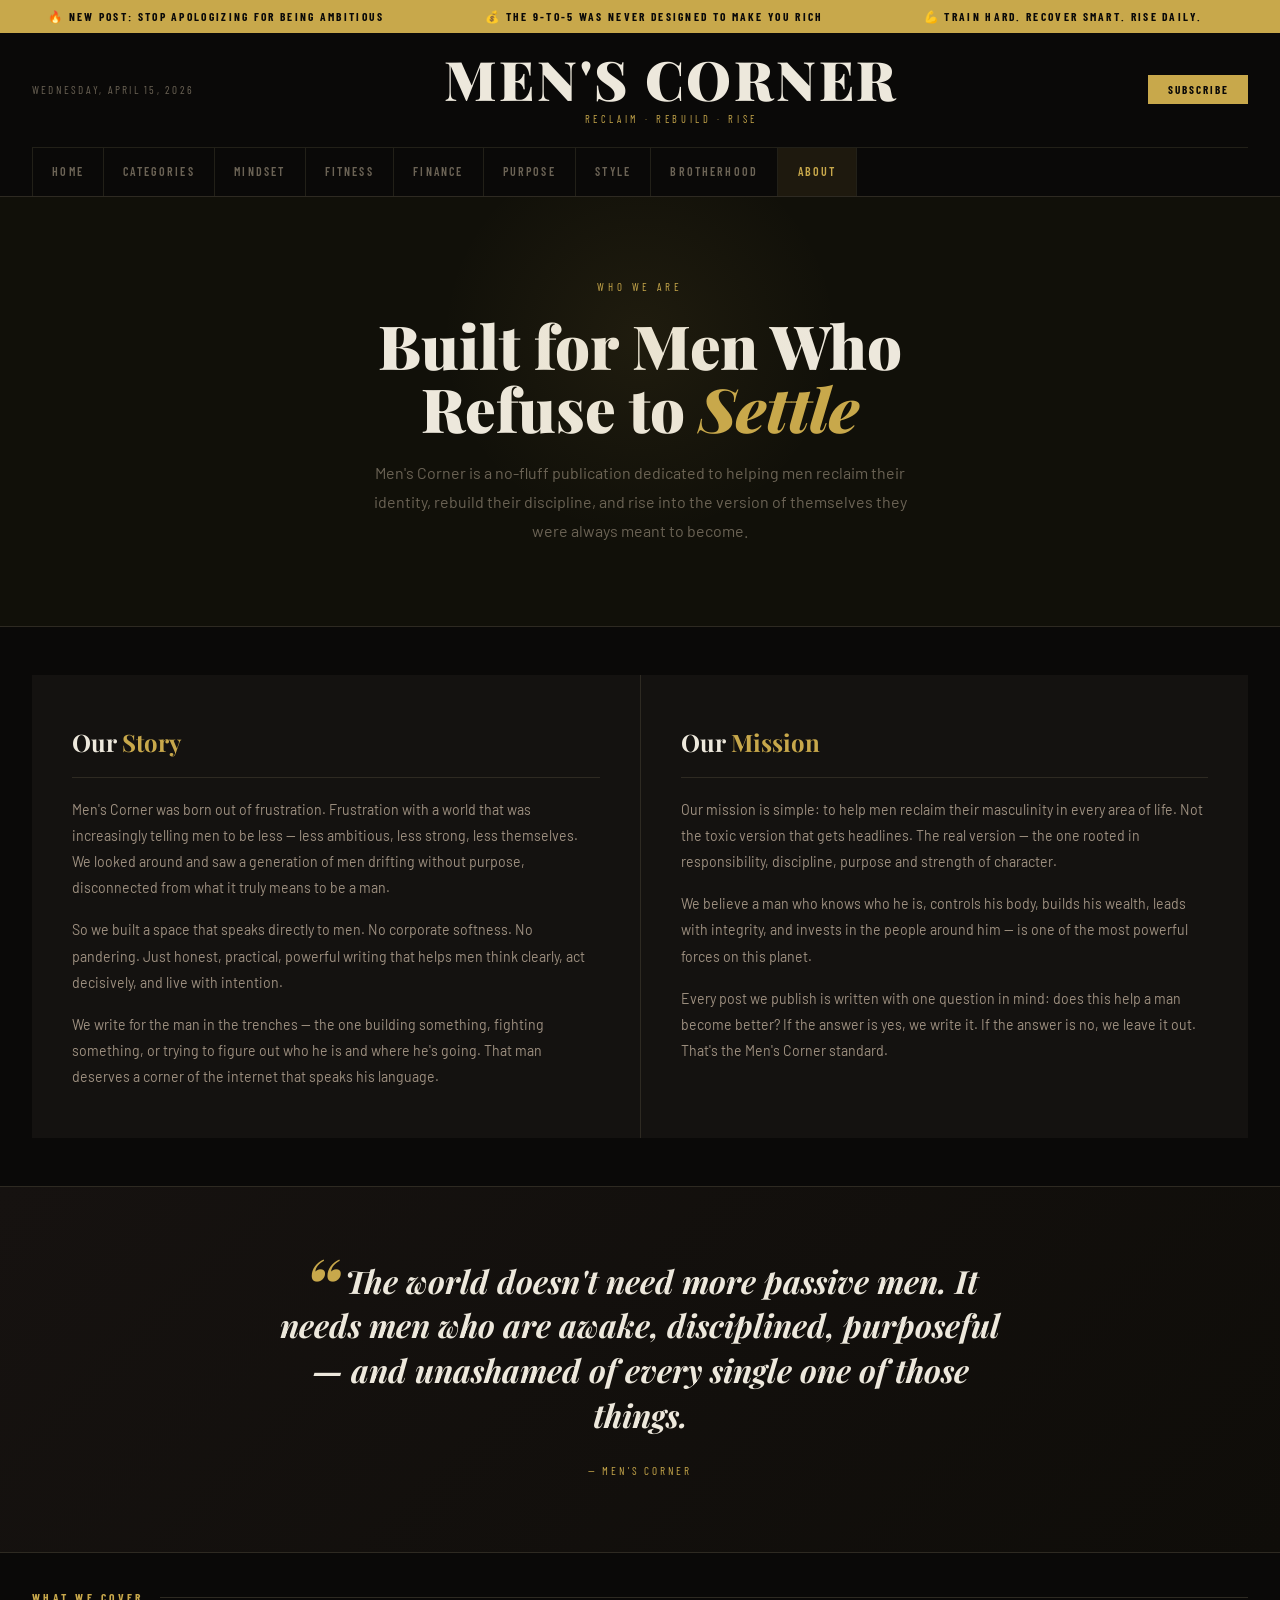
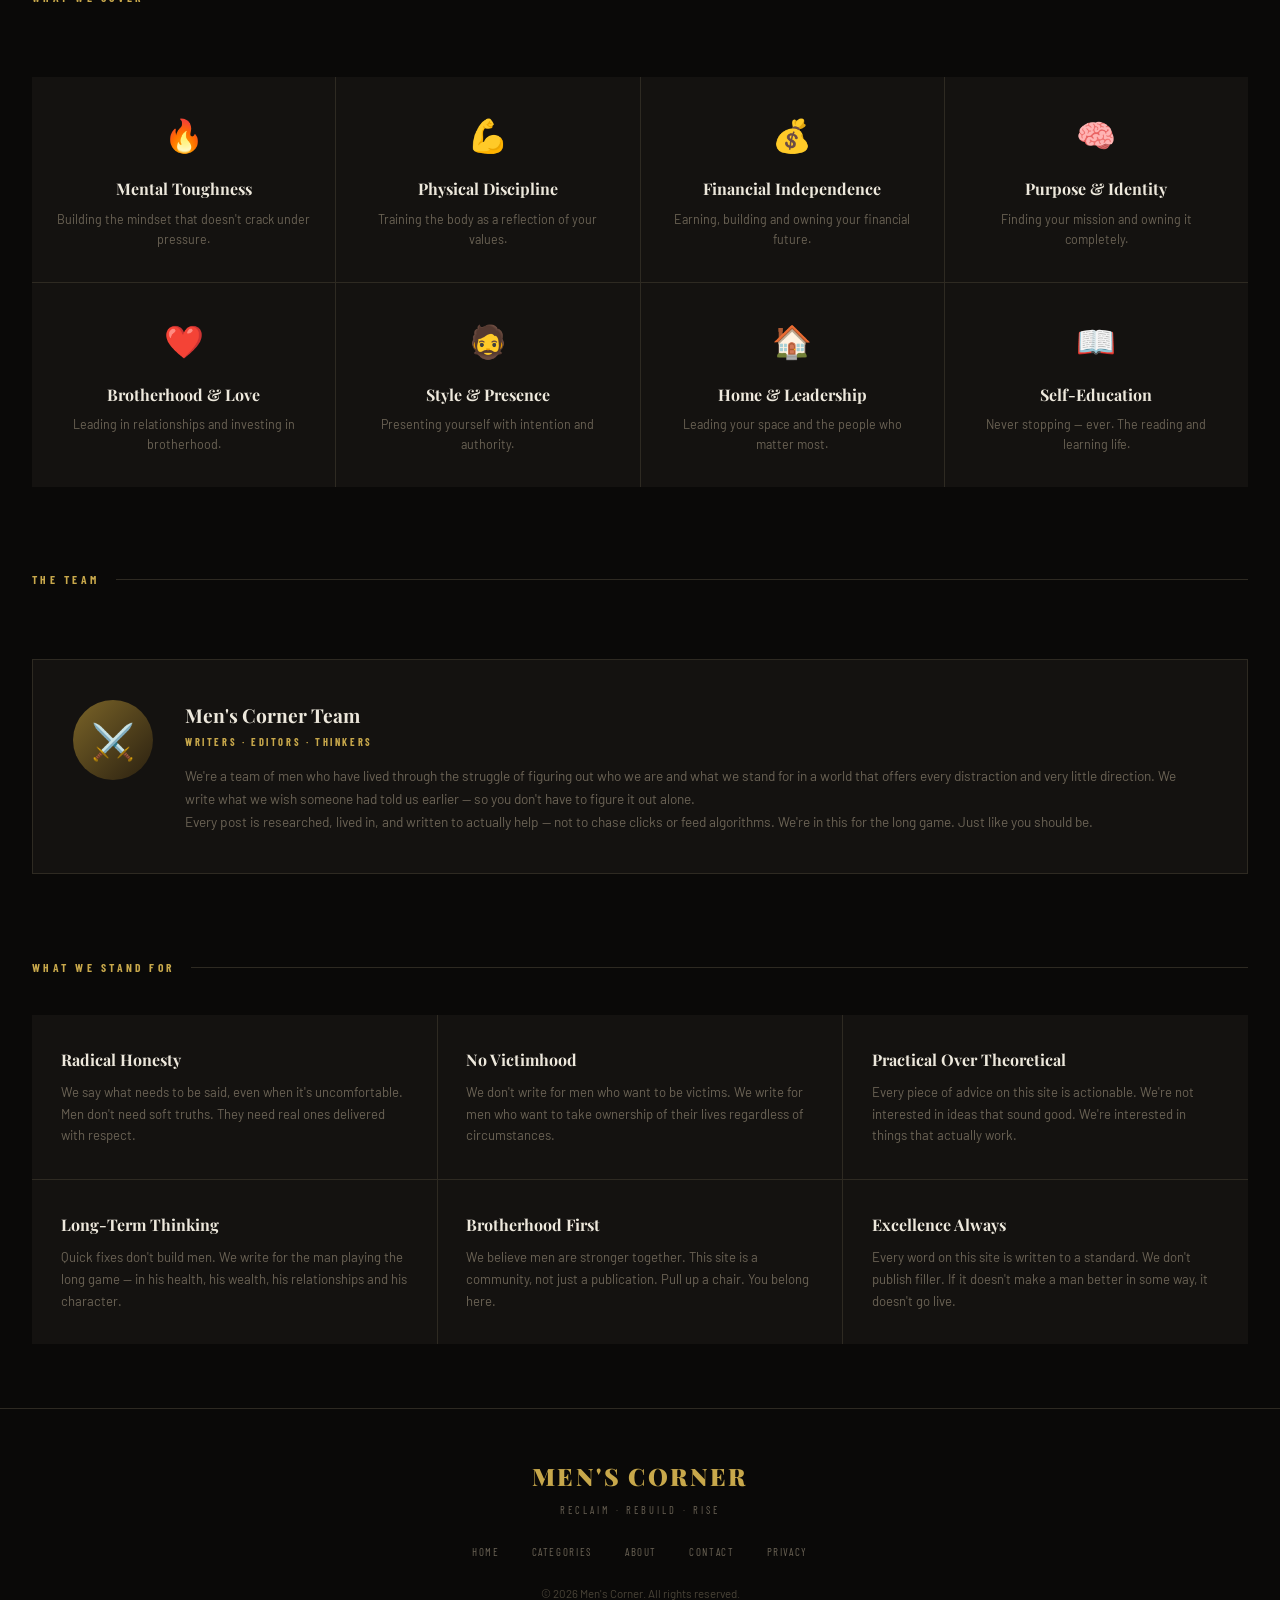
<file: about.html>
<!DOCTYPE html>
<html lang="en">
<head>
<meta charset="UTF-8"/>
<meta name="viewport" content="width=device-width, initial-scale=1.0"/>
<title>About — Men's Corner</title>
<link href="https://fonts.googleapis.com/css2?family=Playfair+Display:ital,wght@0,700;0,900;1,700&family=Barlow+Condensed:wght@400;500;600;700&family=Barlow:wght@300;400;500&display=swap" rel="stylesheet"/>
<link rel="stylesheet" href="style.css"/>
<style>
.about-hero{background:var(--surface);border-bottom:1px solid var(--border-light);padding:5rem 2rem;text-align:center;position:relative;overflow:hidden}
.about-hero::before{content:'';position:absolute;top:-60px;left:50%;transform:translateX(-50%);width:400px;height:400px;background:radial-gradient(circle,rgba(200,168,75,0.08) 0%,transparent 70%);pointer-events:none}
.about-hero .eyebrow{font-family:var(--font-cond);font-size:0.68rem;letter-spacing:0.35em;text-transform:uppercase;color:var(--gold);margin-bottom:1rem}
.about-hero h2{font-family:var(--font-display);font-size:clamp(2.2rem,5vw,3.8rem);font-weight:900;color:var(--cream);line-height:1.05;margin-bottom:1.2rem}
.about-hero h2 em{font-style:italic;color:var(--gold)}
.about-hero p{font-size:1rem;color:var(--muted);max-width:560px;margin:0 auto;line-height:1.8}

.about-grid{display:grid;grid-template-columns:1fr 1fr;gap:1px;background:var(--border-light);margin:3rem 0}
.about-block{background:var(--card);padding:3rem 2.5rem}
.about-block h3{font-family:var(--font-display);font-size:1.5rem;font-weight:700;color:var(--cream);margin-bottom:1.2rem;padding-bottom:1rem;border-bottom:1px solid var(--border-light)}
.about-block h3 span{color:var(--gold)}
.about-block p{font-size:0.88rem;color:#9e9080;line-height:1.85;margin-bottom:1rem}
.about-block p:last-child{margin-bottom:0}

.mission-strip{background:linear-gradient(135deg,#161210 0%,#0f0d09 100%);border-top:1px solid var(--border-light);border-bottom:1px solid var(--border-light);padding:4.5rem 2rem;text-align:center;margin:0}
.mission-strip blockquote{font-family:var(--font-display);font-size:clamp(1.3rem,3vw,2rem);font-style:italic;font-weight:700;color:var(--cream);max-width:720px;margin:0 auto;line-height:1.4}
.mission-strip blockquote::before{content:'\201C';font-size:5rem;color:var(--gold);line-height:0;vertical-align:-1.5rem;margin-right:0.3rem}
.mission-strip cite{display:block;font-family:var(--font-cond);font-size:0.7rem;letter-spacing:0.25em;text-transform:uppercase;color:var(--gold);margin-top:1.5rem;font-style:normal}

.pillars{padding:3rem 0}
.pillars-grid{display:grid;grid-template-columns:repeat(4,1fr);gap:1px;background:var(--border-light)}
.pillar{background:var(--card);padding:2rem 1.5rem;text-align:center;transition:background .25s;cursor:default}
.pillar:hover{background:var(--card-hover)}
.pillar .icon{font-size:2rem;margin-bottom:1rem;display:block}
.pillar h4{font-family:var(--font-display);font-size:1rem;font-weight:700;color:var(--cream);margin-bottom:0.5rem}
.pillar p{font-size:0.78rem;color:var(--muted);line-height:1.6}

.team-section{padding:3rem 0}
.team-card{background:var(--card);border:1px solid var(--border-light);padding:2.5rem;display:flex;gap:2rem;align-items:flex-start;margin-bottom:1px}
.team-avatar{width:80px;height:80px;min-width:80px;background:linear-gradient(135deg,var(--gold-dim),#2a2010);border-radius:50%;display:flex;align-items:center;justify-content:center;font-size:2.2rem}
.team-info .name{font-family:var(--font-display);font-size:1.2rem;font-weight:700;color:var(--cream);margin-bottom:0.2rem}
.team-info .role{font-family:var(--font-cond);font-size:0.65rem;font-weight:700;letter-spacing:0.25em;text-transform:uppercase;color:var(--gold);margin-bottom:0.8rem}
.team-info p{font-size:0.85rem;color:var(--muted);line-height:1.7}

.values-grid{display:grid;grid-template-columns:repeat(3,1fr);gap:1px;background:var(--border-light);margin:1rem 0 3rem}
.value-item{background:var(--card);padding:2rem 1.8rem;position:relative;overflow:hidden}
.value-item::before{content:'';position:absolute;left:0;top:0;width:3px;height:100%;background:var(--gold);transform:scaleY(0);transform-origin:bottom;transition:transform .3s}
.value-item:hover::before{transform:scaleY(1)}
.value-item:hover{background:var(--card-hover)}
.value-item h4{font-family:var(--font-display);font-size:1rem;font-weight:700;color:var(--cream);margin-bottom:0.6rem}
.value-item p{font-size:0.82rem;color:var(--muted);line-height:1.65}

@keyframes fadeUp{from{opacity:0;transform:translateY(20px)}to{opacity:1;transform:translateY(0)}}
.about-block,.pillar,.value-item{animation:fadeUp .55s ease both}

@media(max-width:900px){
  .about-grid{grid-template-columns:1fr}
  .pillars-grid{grid-template-columns:repeat(2,1fr)}
  .values-grid{grid-template-columns:1fr}
  .team-card{flex-direction:column}
}
@media(max-width:560px){
  .pillars-grid{grid-template-columns:repeat(2,1fr)}
}
</style>
</head>
<body>

<div class="ticker">
  <div class="ticker-inner">
    <span>🔥 New Post: Stop Apologizing for Being Ambitious</span>
    <span>💰 The 9-to-5 Was Never Designed to Make You Rich</span>
    <span>💪 Train Hard. Recover Smart. Rise Daily.</span>
    <span>🧠 Know Your Purpose. Own Your Path.</span>
    <span>🔥 New Post: Stop Apologizing for Being Ambitious</span>
    <span>💰 The 9-to-5 Was Never Designed to Make You Rich</span>
    <span>💪 Train Hard. Recover Smart. Rise Daily.</span>
    <span>🧠 Know Your Purpose. Own Your Path.</span>
  </div>
</div>

<div class="masthead">
  <div class="masthead-top">
    <span class="masthead-date">Wednesday, April 15, 2026</span>
    <div class="masthead-logo">
      <h1><a href="index.html">Men's Corner</a></h1>
      <p>Reclaim · Rebuild · Rise</p>
    </div>
    <div class="masthead-actions">
      <button class="btn-sub">Subscribe</button>
    </div>
  </div>
  <nav class="nav">
    <a href="index.html">Home</a>
    <a href="categories.html">Categories</a>
    <a href="#">Mindset</a>
    <a href="#">Fitness</a>
    <a href="#">Finance</a>
    <a href="#">Purpose</a>
    <a href="#">Style</a>
    <a href="#">Brotherhood</a>
    <a href="about.html" class="active">About</a>
  </nav>
</div>

<div class="about-hero">
  <p class="eyebrow">Who We Are</p>
  <h2>Built for Men Who<br/>Refuse to <em>Settle</em></h2>
  <p>Men's Corner is a no-fluff publication dedicated to helping men reclaim their identity, rebuild their discipline, and rise into the version of themselves they were always meant to become.</p>
</div>

<div class="container">

  <div class="about-grid">
    <div class="about-block">
      <h3>Our <span>Story</span></h3>
      <p>Men's Corner was born out of frustration. Frustration with a world that was increasingly telling men to be less — less ambitious, less strong, less themselves. We looked around and saw a generation of men drifting without purpose, disconnected from what it truly means to be a man.</p>
      <p>So we built a space that speaks directly to men. No corporate softness. No pandering. Just honest, practical, powerful writing that helps men think clearly, act decisively, and live with intention.</p>
      <p>We write for the man in the trenches — the one building something, fighting something, or trying to figure out who he is and where he's going. That man deserves a corner of the internet that speaks his language.</p>
    </div>
    <div class="about-block">
      <h3>Our <span>Mission</span></h3>
      <p>Our mission is simple: to help men reclaim their masculinity in every area of life. Not the toxic version that gets headlines. The real version — the one rooted in responsibility, discipline, purpose and strength of character.</p>
      <p>We believe a man who knows who he is, controls his body, builds his wealth, leads with integrity, and invests in the people around him — is one of the most powerful forces on this planet.</p>
      <p>Every post we publish is written with one question in mind: does this help a man become better? If the answer is yes, we write it. If the answer is no, we leave it out. That's the Men's Corner standard.</p>
    </div>
  </div>

</div>

<div class="mission-strip">
  <blockquote>The world doesn't need more passive men. It needs men who are awake, disciplined, purposeful — and unashamed of every single one of those things.</blockquote>
  <cite>— Men's Corner</cite>
</div>

<div class="container">

  <div class="section-label"><h2>What We Cover</h2></div>
  <div class="pillars">
    <div class="pillars-grid">
      <div class="pillar"><span class="icon">🔥</span><h4>Mental Toughness</h4><p>Building the mindset that doesn't crack under pressure.</p></div>
      <div class="pillar"><span class="icon">💪</span><h4>Physical Discipline</h4><p>Training the body as a reflection of your values.</p></div>
      <div class="pillar"><span class="icon">💰</span><h4>Financial Independence</h4><p>Earning, building and owning your financial future.</p></div>
      <div class="pillar"><span class="icon">🧠</span><h4>Purpose & Identity</h4><p>Finding your mission and owning it completely.</p></div>
      <div class="pillar"><span class="icon">❤️</span><h4>Brotherhood & Love</h4><p>Leading in relationships and investing in brotherhood.</p></div>
      <div class="pillar"><span class="icon">🧔</span><h4>Style & Presence</h4><p>Presenting yourself with intention and authority.</p></div>
      <div class="pillar"><span class="icon">🏠</span><h4>Home & Leadership</h4><p>Leading your space and the people who matter most.</p></div>
      <div class="pillar"><span class="icon">📖</span><h4>Self-Education</h4><p>Never stopping — ever. The reading and learning life.</p></div>
    </div>
  </div>

  <div class="section-label"><h2>The Team</h2></div>
  <div class="team-section">
    <div class="team-card">
      <div class="team-avatar">⚔️</div>
      <div class="team-info">
        <div class="name">Men's Corner Team</div>
        <div class="role">Writers · Editors · Thinkers</div>
        <p>We're a team of men who have lived through the struggle of figuring out who we are and what we stand for in a world that offers every distraction and very little direction. We write what we wish someone had told us earlier — so you don't have to figure it out alone.</p>
        <p>Every post is researched, lived in, and written to actually help — not to chase clicks or feed algorithms. We're in this for the long game. Just like you should be.</p>
      </div>
    </div>
  </div>

  <div class="section-label"><h2>What We Stand For</h2></div>
  <div class="values-grid">
    <div class="value-item">
      <h4>Radical Honesty</h4>
      <p>We say what needs to be said, even when it's uncomfortable. Men don't need soft truths. They need real ones delivered with respect.</p>
    </div>
    <div class="value-item">
      <h4>No Victimhood</h4>
      <p>We don't write for men who want to be victims. We write for men who want to take ownership of their lives regardless of circumstances.</p>
    </div>
    <div class="value-item">
      <h4>Practical Over Theoretical</h4>
      <p>Every piece of advice on this site is actionable. We're not interested in ideas that sound good. We're interested in things that actually work.</p>
    </div>
    <div class="value-item">
      <h4>Long-Term Thinking</h4>
      <p>Quick fixes don't build men. We write for the man playing the long game — in his health, his wealth, his relationships and his character.</p>
    </div>
    <div class="value-item">
      <h4>Brotherhood First</h4>
      <p>We believe men are stronger together. This site is a community, not just a publication. Pull up a chair. You belong here.</p>
    </div>
    <div class="value-item">
      <h4>Excellence Always</h4>
      <p>Every word on this site is written to a standard. We don't publish filler. If it doesn't make a man better in some way, it doesn't go live.</p>
    </div>
  </div>

</div>

<footer>
  <div class="logo">Men's Corner</div>
  <div class="tagline">Reclaim · Rebuild · Rise</div>
  <nav class="foot-nav">
    <a href="index.html">Home</a>
    <a href="categories.html">Categories</a>
    <a href="about.html">About</a>
    <a href="contact.html">Contact</a>
    <a href="#">Privacy</a>
  </nav>
  <p class="copy">© 2026 Men's Corner. All rights reserved.</p>
</footer>

</body>
</html>
</file>
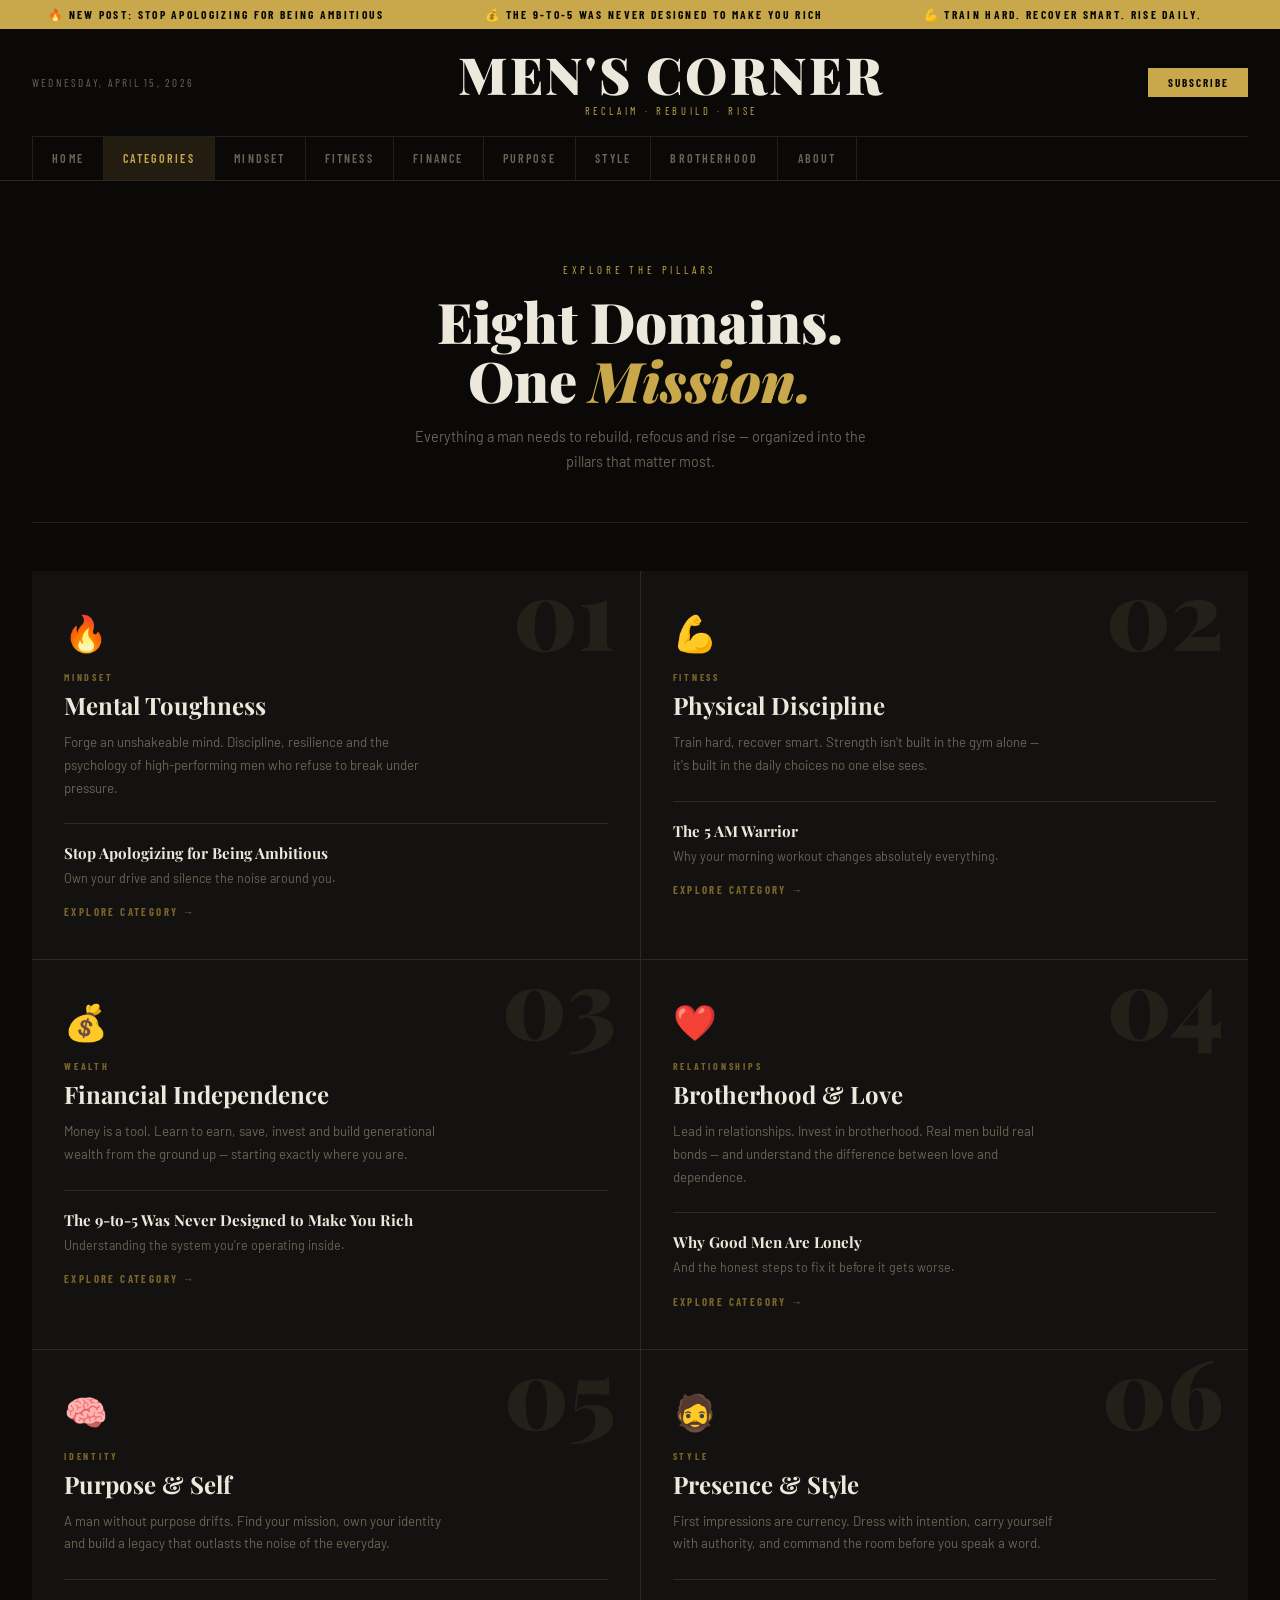
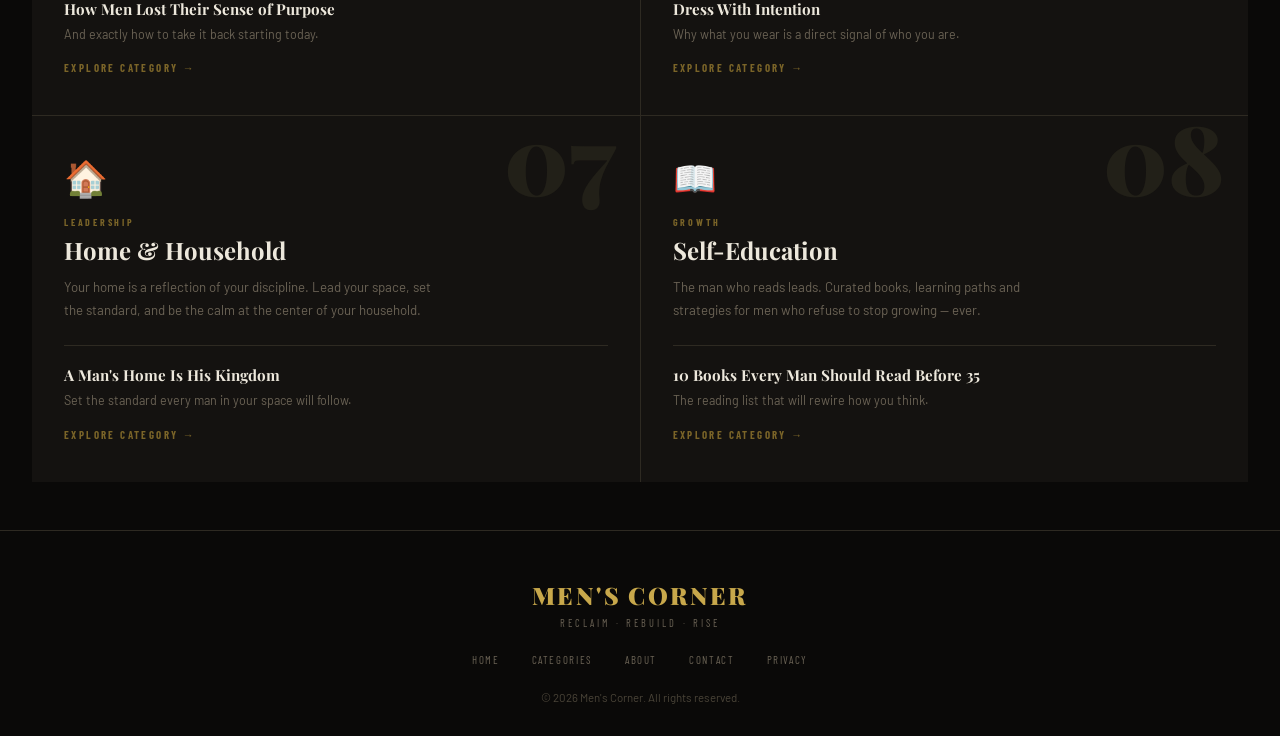
<file: categories.html>
<!DOCTYPE html>
<html lang="en">
<head>
<meta charset="UTF-8"/>
<meta name="viewport" content="width=device-width, initial-scale=1.0"/>
<title>Categories — Men's Corner</title>
<link href="https://fonts.googleapis.com/css2?family=Playfair+Display:ital,wght@0,700;0,900;1,700&family=Barlow+Condensed:wght@400;500;600;700&family=Barlow:wght@300;400;500&display=swap" rel="stylesheet"/>
<style>
*,*::before,*::after{box-sizing:border-box;margin:0;padding:0}
:root{
  --bg:#0a0908;--surface:#111009;--card:#141210;--border:#222018;--border-light:#2e2a22;
  --gold:#c8a84b;--gold-dim:#7a6428;--gold-glow:rgba(200,168,75,0.12);
  --cream:#ede8dc;--muted:#6b6355;--muted2:#4a4438;
  --font-display:'Playfair Display',Georgia,serif;
  --font-cond:'Barlow Condensed',sans-serif;
  --font-body:'Barlow',sans-serif;
}
html{scroll-behavior:smooth}
body{background:var(--bg);color:var(--cream);font-family:var(--font-body);overflow-x:hidden}
a{color:inherit;text-decoration:none}

.ticker{background:var(--gold);color:#0a0908;font-family:var(--font-cond);font-size:0.72rem;font-weight:700;letter-spacing:0.2em;text-transform:uppercase;padding:0.45rem 0;overflow:hidden;white-space:nowrap}
.ticker-inner{display:inline-block;animation:ticker 30s linear infinite}
.ticker-inner span{margin:0 3rem}
@keyframes ticker{from{transform:translateX(0)}to{transform:translateX(-50%)}}

.masthead{border-bottom:1px solid var(--border-light);padding:0 2rem}
.masthead-top{display:flex;align-items:center;justify-content:space-between;padding:1.2rem 0;border-bottom:1px solid var(--border)}
.masthead-date{font-family:var(--font-cond);font-size:0.7rem;letter-spacing:0.2em;color:var(--muted);text-transform:uppercase}
.masthead-logo h1{font-family:var(--font-display);font-size:clamp(1.8rem,5vw,3.2rem);font-weight:900;letter-spacing:0.05em;text-transform:uppercase;color:var(--cream);line-height:1;text-align:center}
.masthead-logo p{font-family:var(--font-cond);font-size:0.65rem;letter-spacing:0.35em;color:var(--gold);text-transform:uppercase;margin-top:0.3rem;text-align:center}
.btn-sub{background:var(--gold);color:#0a0908;font-family:var(--font-cond);font-size:0.7rem;font-weight:700;letter-spacing:0.18em;text-transform:uppercase;padding:0.5rem 1.2rem;border:none;cursor:pointer}
.nav{display:flex;overflow-x:auto;scrollbar-width:none}
.nav::-webkit-scrollbar{display:none}
.nav a{font-family:var(--font-cond);font-size:0.75rem;font-weight:600;letter-spacing:0.18em;text-transform:uppercase;color:var(--muted);padding:0.9rem 1.2rem;border-right:1px solid var(--border);white-space:nowrap;transition:color .2s,background .2s}
.nav a:first-child{border-left:1px solid var(--border)}
.nav a:hover,.nav a.active{color:var(--gold);background:var(--gold-glow)}

.container{max-width:1280px;margin:0 auto;padding:0 2rem}
.page-header{padding:4rem 0 3rem;text-align:center;border-bottom:1px solid var(--border)}
.page-header .eyebrow{font-family:var(--font-cond);font-size:0.68rem;letter-spacing:0.35em;text-transform:uppercase;color:var(--gold);margin-bottom:0.8rem}
.page-header h2{font-family:var(--font-display);font-size:clamp(2rem,5vw,3.5rem);font-weight:900;color:var(--cream);line-height:1.05}
.page-header h2 em{font-style:italic;color:var(--gold)}
.page-header p{color:var(--muted);font-size:0.9rem;max-width:480px;margin:1rem auto 0;line-height:1.7}

.cat-grid{display:grid;grid-template-columns:repeat(2,1fr);gap:1px;background:var(--border-light);margin:3rem 0}
.cat-card{background:var(--card);padding:2.5rem 2rem;position:relative;overflow:hidden;transition:background .3s;cursor:pointer}
.cat-card:hover{background:#1a1610}
.cat-card::after{content:'';position:absolute;inset:0;background:linear-gradient(135deg,var(--gold),transparent 60%);opacity:0;transition:opacity .35s}
.cat-card:hover::after{opacity:0.05}
.cat-card .big-num{font-family:var(--font-display);font-size:6rem;font-weight:900;color:var(--border);position:absolute;top:-0.5rem;right:1.5rem;line-height:1;transition:color .3s;user-select:none}
.cat-card:hover .big-num{color:#252018}
.cat-card .icon{font-size:2.2rem;margin-bottom:1rem;display:block}
.cat-card .tag{font-family:var(--font-cond);font-size:0.62rem;font-weight:700;letter-spacing:0.28em;text-transform:uppercase;color:var(--gold-dim);margin-bottom:0.5rem;display:block;transition:color .2s}
.cat-card:hover .tag{color:var(--gold)}
.cat-card h3{font-family:var(--font-display);font-size:1.5rem;font-weight:700;color:var(--cream);margin-bottom:0.7rem;line-height:1.2}
.cat-card .desc{font-size:0.83rem;color:var(--muted);line-height:1.7;margin-bottom:1.5rem;max-width:380px}
.divider{height:1px;background:var(--border-light);margin-bottom:1.2rem}
.cat-card .post-preview strong{font-family:var(--font-display);font-size:0.95rem;color:var(--cream);display:block;margin-bottom:0.25rem}
.cat-card .post-preview span{font-size:0.78rem;color:var(--muted)}
.cat-card .arrow{display:inline-flex;align-items:center;gap:0.5rem;margin-top:1.2rem;font-family:var(--font-cond);font-size:0.68rem;font-weight:700;letter-spacing:0.22em;text-transform:uppercase;color:var(--gold-dim);transition:color .25s,gap .25s}
.cat-card:hover .arrow{color:var(--gold);gap:0.8rem}

footer{border-top:1px solid var(--border-light);padding:3rem 2rem 2rem;text-align:center}
footer .logo{font-family:var(--font-display);font-size:1.5rem;font-weight:900;color:var(--gold);letter-spacing:0.1em;text-transform:uppercase;margin-bottom:0.4rem}
footer .tagline{font-family:var(--font-cond);font-size:0.65rem;letter-spacing:0.3em;text-transform:uppercase;color:var(--muted);margin-bottom:1.5rem}
footer nav{display:flex;justify-content:center;gap:2rem;margin-bottom:1.5rem;flex-wrap:wrap}
footer nav a{font-family:var(--font-cond);font-size:0.68rem;letter-spacing:0.15em;text-transform:uppercase;color:var(--muted);transition:color .2s}
footer nav a:hover{color:var(--gold)}
footer .copy{font-size:0.72rem;color:var(--muted2)}

@keyframes fadeUp{from{opacity:0;transform:translateY(22px)}to{opacity:1;transform:translateY(0)}}
.cat-card{animation:fadeUp .55s ease both}
.cat-card:nth-child(1){animation-delay:.05s}.cat-card:nth-child(2){animation-delay:.13s}
.cat-card:nth-child(3){animation-delay:.21s}.cat-card:nth-child(4){animation-delay:.29s}
.cat-card:nth-child(5){animation-delay:.37s}.cat-card:nth-child(6){animation-delay:.45s}
.cat-card:nth-child(7){animation-delay:.53s}.cat-card:nth-child(8){animation-delay:.61s}

@media(max-width:768px){
  .cat-grid{grid-template-columns:1fr}
  .masthead-top{flex-direction:column;gap:1rem;text-align:center}
  .container{padding:0 1rem}
  .masthead{padding:0 1rem}
}
</style>
</head>
<body>

<div class="ticker">
  <div class="ticker-inner">
    <span>🔥 New Post: Stop Apologizing for Being Ambitious</span>
    <span>💰 The 9-to-5 Was Never Designed to Make You Rich</span>
    <span>💪 Train Hard. Recover Smart. Rise Daily.</span>
    <span>🧠 Know Your Purpose. Own Your Path.</span>
    <span>🔥 New Post: Stop Apologizing for Being Ambitious</span>
    <span>💰 The 9-to-5 Was Never Designed to Make You Rich</span>
    <span>💪 Train Hard. Recover Smart. Rise Daily.</span>
    <span>🧠 Know Your Purpose. Own Your Path.</span>
  </div>
</div>

<div class="masthead">
  <div class="masthead-top">
    <span class="masthead-date">Wednesday, April 15, 2026</span>
    <div class="masthead-logo">
      <h1>Men's Corner</h1>
      <p>Reclaim · Rebuild · Rise</p>
    </div>
    <button class="btn-sub">Subscribe</button>
  </div>
  <nav class="nav">
    <a href="index.html">Home</a>
    <a href="categories.html" class="active">Categories</a>
    <a href="#">Mindset</a>
    <a href="#">Fitness</a>
    <a href="#">Finance</a>
    <a href="#">Purpose</a>
    <a href="#">Style</a>
    <a href="#">Brotherhood</a>
    <a href="#">About</a>
  </nav>
</div>

<div class="container">
  <div class="page-header">
    <p class="eyebrow">Explore the Pillars</p>
    <h2>Eight Domains.<br/>One <em>Mission.</em></h2>
    <p>Everything a man needs to rebuild, refocus and rise — organized into the pillars that matter most.</p>
  </div>

  <div class="cat-grid">

    <div class="cat-card">
      <span class="big-num">01</span>
      <span class="icon">🔥</span>
      <span class="tag">Mindset</span>
      <h3>Mental Toughness</h3>
      <p class="desc">Forge an unshakeable mind. Discipline, resilience and the psychology of high-performing men who refuse to break under pressure.</p>
      <div class="divider"></div>
      <div class="post-preview">
        <strong>Stop Apologizing for Being Ambitious</strong>
        <span>Own your drive and silence the noise around you.</span>
      </div>
      <span class="arrow">Explore Category →</span>
    </div>

    <div class="cat-card">
      <span class="big-num">02</span>
      <span class="icon">💪</span>
      <span class="tag">Fitness</span>
      <h3>Physical Discipline</h3>
      <p class="desc">Train hard, recover smart. Strength isn't built in the gym alone — it's built in the daily choices no one else sees.</p>
      <div class="divider"></div>
      <div class="post-preview">
        <strong>The 5 AM Warrior</strong>
        <span>Why your morning workout changes absolutely everything.</span>
      </div>
      <span class="arrow">Explore Category →</span>
    </div>

    <div class="cat-card">
      <span class="big-num">03</span>
      <span class="icon">💰</span>
      <span class="tag">Wealth</span>
      <h3>Financial Independence</h3>
      <p class="desc">Money is a tool. Learn to earn, save, invest and build generational wealth from the ground up — starting exactly where you are.</p>
      <div class="divider"></div>
      <div class="post-preview">
        <strong>The 9-to-5 Was Never Designed to Make You Rich</strong>
        <span>Understanding the system you're operating inside.</span>
      </div>
      <span class="arrow">Explore Category →</span>
    </div>

    <div class="cat-card">
      <span class="big-num">04</span>
      <span class="icon">❤️</span>
      <span class="tag">Relationships</span>
      <h3>Brotherhood & Love</h3>
      <p class="desc">Lead in relationships. Invest in brotherhood. Real men build real bonds — and understand the difference between love and dependence.</p>
      <div class="divider"></div>
      <div class="post-preview">
        <strong>Why Good Men Are Lonely</strong>
        <span>And the honest steps to fix it before it gets worse.</span>
      </div>
      <span class="arrow">Explore Category →</span>
    </div>

    <div class="cat-card">
      <span class="big-num">05</span>
      <span class="icon">🧠</span>
      <span class="tag">Identity</span>
      <h3>Purpose & Self</h3>
      <p class="desc">A man without purpose drifts. Find your mission, own your identity and build a legacy that outlasts the noise of the everyday.</p>
      <div class="divider"></div>
      <div class="post-preview">
        <strong>How Men Lost Their Sense of Purpose</strong>
        <span>And exactly how to take it back starting today.</span>
      </div>
      <span class="arrow">Explore Category →</span>
    </div>

    <div class="cat-card">
      <span class="big-num">06</span>
      <span class="icon">🧔</span>
      <span class="tag">Style</span>
      <h3>Presence & Style</h3>
      <p class="desc">First impressions are currency. Dress with intention, carry yourself with authority, and command the room before you speak a word.</p>
      <div class="divider"></div>
      <div class="post-preview">
        <strong>Dress With Intention</strong>
        <span>Why what you wear is a direct signal of who you are.</span>
      </div>
      <span class="arrow">Explore Category →</span>
    </div>

    <div class="cat-card">
      <span class="big-num">07</span>
      <span class="icon">🏠</span>
      <span class="tag">Leadership</span>
      <h3>Home & Household</h3>
      <p class="desc">Your home is a reflection of your discipline. Lead your space, set the standard, and be the calm at the center of your household.</p>
      <div class="divider"></div>
      <div class="post-preview">
        <strong>A Man's Home Is His Kingdom</strong>
        <span>Set the standard every man in your space will follow.</span>
      </div>
      <span class="arrow">Explore Category →</span>
    </div>

    <div class="cat-card">
      <span class="big-num">08</span>
      <span class="icon">📖</span>
      <span class="tag">Growth</span>
      <h3>Self-Education</h3>
      <p class="desc">The man who reads leads. Curated books, learning paths and strategies for men who refuse to stop growing — ever.</p>
      <div class="divider"></div>
      <div class="post-preview">
        <strong>10 Books Every Man Should Read Before 35</strong>
        <span>The reading list that will rewire how you think.</span>
      </div>
      <span class="arrow">Explore Category →</span>
    </div>

  </div>
</div>

<footer>
  <div class="logo">Men's Corner</div>
  <div class="tagline">Reclaim · Rebuild · Rise</div>
  <nav>
    <a href="index.html">Home</a>
    <a href="categories.html">Categories</a>
    <a href="#">About</a>
    <a href="#">Contact</a>
    <a href="#">Privacy</a>
  </nav>
  <p class="copy">© 2026 Men's Corner. All rights reserved.</p>
</footer>

</body>
</html>
</file>
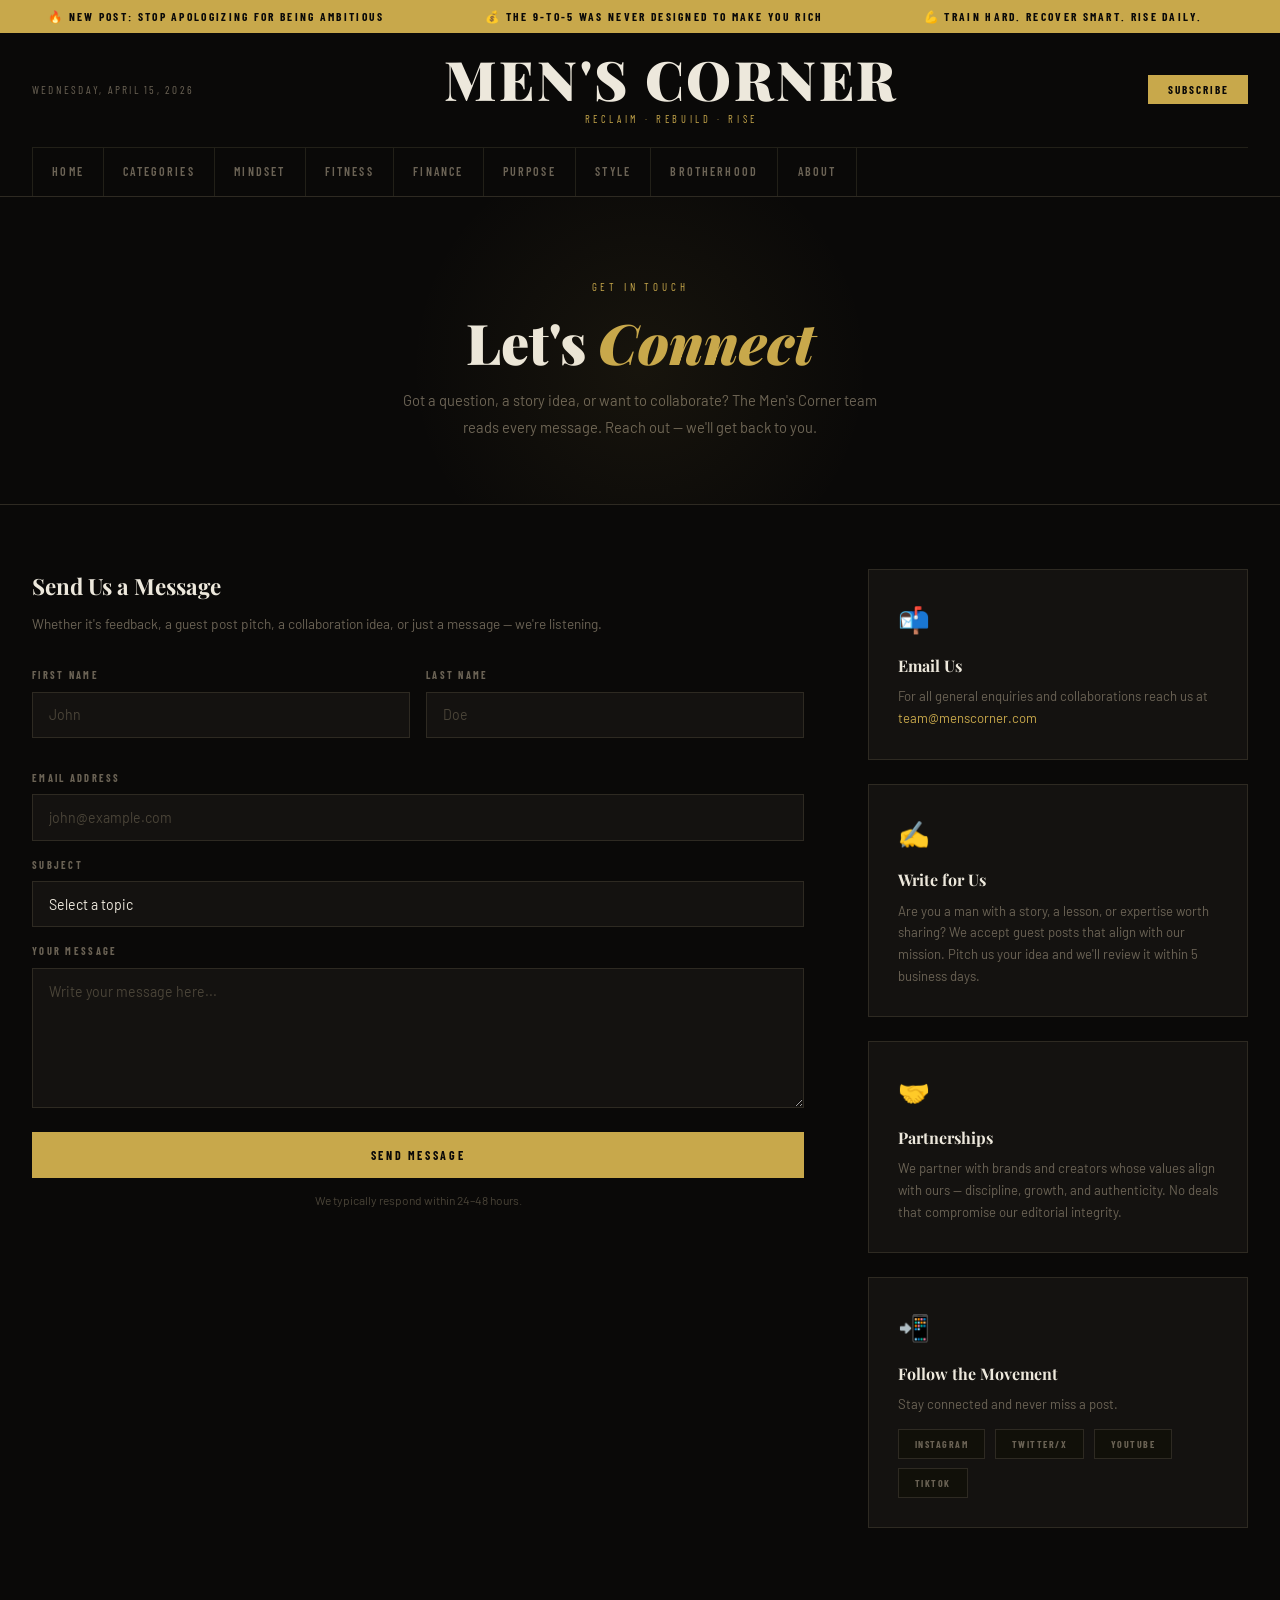
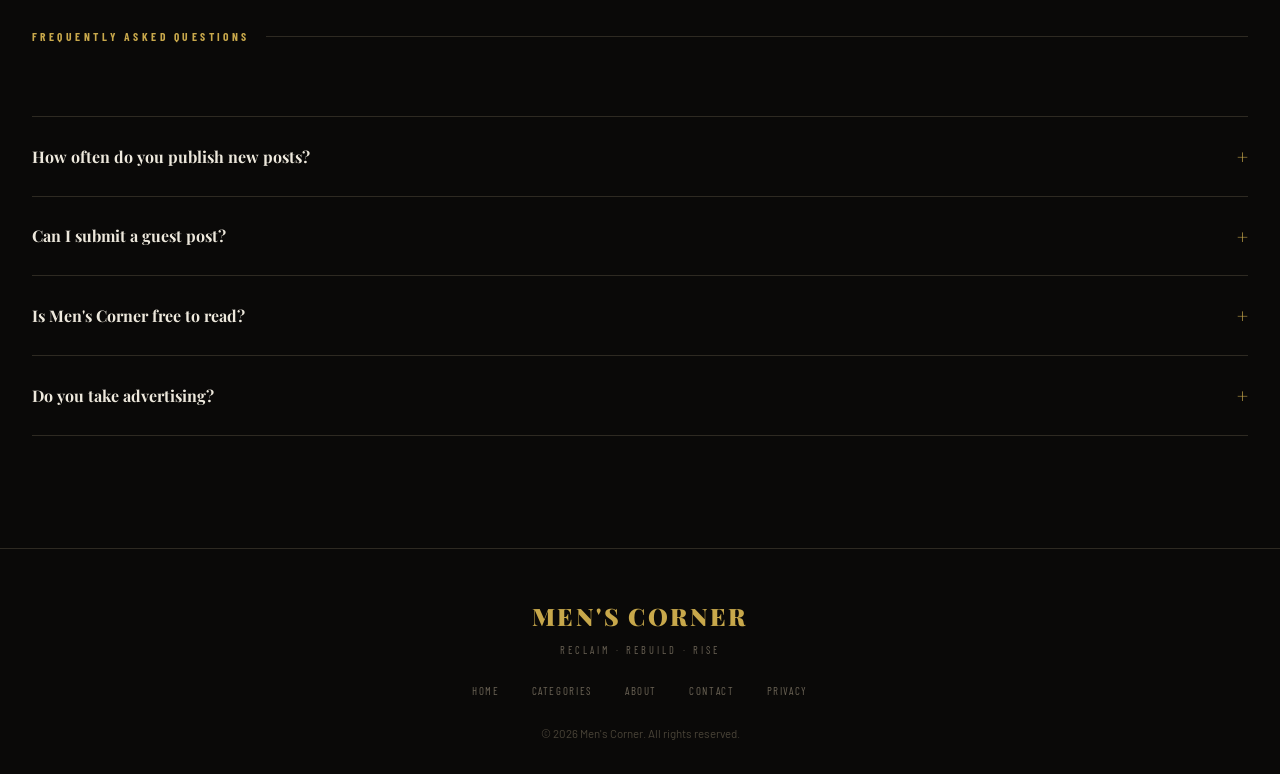
<file: contact.html>
<!DOCTYPE html>
<html lang="en">
<head>
<meta charset="UTF-8"/>
<meta name="viewport" content="width=device-width, initial-scale=1.0"/>
<title>Contact — Men's Corner</title>
<link href="https://fonts.googleapis.com/css2?family=Playfair+Display:ital,wght@0,700;0,900;1,700&family=Barlow+Condensed:wght@400;500;600;700&family=Barlow:wght@300;400;500&display=swap" rel="stylesheet"/>
<link rel="stylesheet" href="style.css"/>
<style>
.page-hero{padding:5rem 2rem 4rem;text-align:center;border-bottom:1px solid var(--border-light);position:relative;overflow:hidden}
.page-hero::before{content:'';position:absolute;top:-80px;left:50%;transform:translateX(-50%);width:500px;height:500px;background:radial-gradient(circle,rgba(200,168,75,0.07) 0%,transparent 65%);pointer-events:none}
.page-hero .eyebrow{font-family:var(--font-cond);font-size:0.68rem;letter-spacing:0.35em;text-transform:uppercase;color:var(--gold);margin-bottom:1rem}
.page-hero h2{font-family:var(--font-display);font-size:clamp(2rem,5vw,3.5rem);font-weight:900;color:var(--cream);line-height:1.05;margin-bottom:1rem}
.page-hero h2 em{font-style:italic;color:var(--gold)}
.page-hero p{font-size:0.92rem;color:var(--muted);max-width:480px;margin:0 auto;line-height:1.8}

.contact-layout{display:grid;grid-template-columns:1fr 380px;gap:4rem;padding:4rem 0}

/* FORM */
.contact-form h3{font-family:var(--font-display);font-size:1.4rem;font-weight:700;color:var(--cream);margin-bottom:0.5rem}
.contact-form .sub{font-size:0.85rem;color:var(--muted);margin-bottom:2rem;line-height:1.6}
.form-row{display:grid;grid-template-columns:1fr 1fr;gap:1rem;margin-bottom:1rem}
.form-group{display:flex;flex-direction:column;margin-bottom:1rem}
.form-group label{font-family:var(--font-cond);font-size:0.65rem;font-weight:700;letter-spacing:0.22em;text-transform:uppercase;color:var(--muted);margin-bottom:0.5rem}
.form-group input,.form-group textarea,.form-group select{background:var(--card);border:1px solid var(--border-light);color:var(--cream);font-family:var(--font-body);font-size:0.88rem;padding:0.85rem 1rem;outline:none;transition:border-color .2s;-webkit-appearance:none}
.form-group input:focus,.form-group textarea:focus,.form-group select:focus{border-color:var(--gold)}
.form-group input::placeholder,.form-group textarea::placeholder{color:var(--muted2)}
.form-group textarea{resize:vertical;min-height:140px}
.form-group select option{background:var(--card)}
.form-submit{background:var(--gold);color:#0a0908;font-family:var(--font-cond);font-size:0.75rem;font-weight:700;letter-spacing:0.22em;text-transform:uppercase;padding:1rem 2.5rem;border:none;cursor:pointer;transition:background .2s;width:100%;margin-top:0.5rem}
.form-submit:hover{background:#e0bf60}
.form-note{font-size:0.75rem;color:var(--muted2);margin-top:0.8rem;text-align:center}

/* SIDEBAR INFO */
.contact-info{display:flex;flex-direction:column;gap:1.5rem}
.info-card{background:var(--card);border:1px solid var(--border-light);padding:1.8rem}
.info-card .icon{font-size:1.6rem;margin-bottom:0.8rem;display:block}
.info-card h4{font-family:var(--font-display);font-size:1rem;font-weight:700;color:var(--cream);margin-bottom:0.5rem}
.info-card p{font-size:0.82rem;color:var(--muted);line-height:1.65}
.info-card a{color:var(--gold)}

.social-row{display:flex;gap:0.6rem;margin-top:0.8rem;flex-wrap:wrap}
.social-btn{background:var(--surface);border:1px solid var(--border-light);font-family:var(--font-cond);font-size:0.62rem;font-weight:700;letter-spacing:0.15em;text-transform:uppercase;padding:0.5rem 1rem;color:var(--muted);cursor:pointer;transition:all .2s}
.social-btn:hover{border-color:var(--gold);color:var(--gold)}

.faq-section{padding:3rem 0}
.faq-item{border-bottom:1px solid var(--border-light);padding:1.5rem 0;cursor:pointer}
.faq-item:first-child{border-top:1px solid var(--border-light)}
.faq-q{font-family:var(--font-display);font-size:1rem;font-weight:700;color:var(--cream);display:flex;justify-content:space-between;align-items:center;gap:1rem}
.faq-q span{color:var(--gold);font-size:1.2rem;font-style:normal;min-width:20px;text-align:right}
.faq-a{font-size:0.85rem;color:var(--muted);line-height:1.75;margin-top:0.8rem;max-width:680px}

@keyframes fadeUp{from{opacity:0;transform:translateY(18px)}to{opacity:1;transform:translateY(0)}}
.contact-form,.info-card{animation:fadeUp .55s ease both}
.info-card:nth-child(2){animation-delay:.1s}.info-card:nth-child(3){animation-delay:.2s}

@media(max-width:900px){
  .contact-layout{grid-template-columns:1fr}
  .form-row{grid-template-columns:1fr}
}
</style>
</head>
<body>

<div class="ticker">
  <div class="ticker-inner">
    <span>🔥 New Post: Stop Apologizing for Being Ambitious</span>
    <span>💰 The 9-to-5 Was Never Designed to Make You Rich</span>
    <span>💪 Train Hard. Recover Smart. Rise Daily.</span>
    <span>🧠 Know Your Purpose. Own Your Path.</span>
    <span>🔥 New Post: Stop Apologizing for Being Ambitious</span>
    <span>💰 The 9-to-5 Was Never Designed to Make You Rich</span>
    <span>💪 Train Hard. Recover Smart. Rise Daily.</span>
    <span>🧠 Know Your Purpose. Own Your Path.</span>
  </div>
</div>

<div class="masthead">
  <div class="masthead-top">
    <span class="masthead-date">Wednesday, April 15, 2026</span>
    <div class="masthead-logo">
      <h1><a href="index.html">Men's Corner</a></h1>
      <p>Reclaim · Rebuild · Rise</p>
    </div>
    <div class="masthead-actions">
      <button class="btn-sub">Subscribe</button>
    </div>
  </div>
  <nav class="nav">
    <a href="index.html">Home</a>
    <a href="categories.html">Categories</a>
    <a href="#">Mindset</a>
    <a href="#">Fitness</a>
    <a href="#">Finance</a>
    <a href="#">Purpose</a>
    <a href="#">Style</a>
    <a href="#">Brotherhood</a>
    <a href="about.html">About</a>
  </nav>
</div>

<div class="page-hero">
  <p class="eyebrow">Get In Touch</p>
  <h2>Let's <em>Connect</em></h2>
  <p>Got a question, a story idea, or want to collaborate? The Men's Corner team reads every message. Reach out — we'll get back to you.</p>
</div>

<div class="container">
  <div class="contact-layout">

    <!-- FORM -->
    <div class="contact-form">
      <h3>Send Us a Message</h3>
      <p class="sub">Whether it's feedback, a guest post pitch, a collaboration idea, or just a message — we're listening.</p>

      <div class="form-row">
        <div class="form-group">
          <label>First Name</label>
          <input type="text" placeholder="John"/>
        </div>
        <div class="form-group">
          <label>Last Name</label>
          <input type="text" placeholder="Doe"/>
        </div>
      </div>

      <div class="form-group">
        <label>Email Address</label>
        <input type="email" placeholder="john@example.com"/>
      </div>

      <div class="form-group">
        <label>Subject</label>
        <select>
          <option value="" disabled selected>Select a topic</option>
          <option>General Enquiry</option>
          <option>Guest Post Pitch</option>
          <option>Collaboration / Partnership</option>
          <option>Feedback</option>
          <option>Report an Issue</option>
          <option>Other</option>
        </select>
      </div>

      <div class="form-group">
        <label>Your Message</label>
        <textarea placeholder="Write your message here..."></textarea>
      </div>

      <button class="form-submit" onclick="this.textContent='Message Sent ✓';this.style.background='#3a6e3a';setTimeout(()=>{this.textContent='Send Message';this.style.background=''},3000)">Send Message</button>
      <p class="form-note">We typically respond within 24–48 hours.</p>
    </div>

    <!-- INFO -->
    <div class="contact-info">

      <div class="info-card">
        <span class="icon">📬</span>
        <h4>Email Us</h4>
        <p>For all general enquiries and collaborations reach us at <a href="mailto:team@menscorner.com">team@menscorner.com</a></p>
      </div>

      <div class="info-card">
        <span class="icon">✍️</span>
        <h4>Write for Us</h4>
        <p>Are you a man with a story, a lesson, or expertise worth sharing? We accept guest posts that align with our mission. Pitch us your idea and we'll review it within 5 business days.</p>
      </div>

      <div class="info-card">
        <span class="icon">🤝</span>
        <h4>Partnerships</h4>
        <p>We partner with brands and creators whose values align with ours — discipline, growth, and authenticity. No deals that compromise our editorial integrity.</p>
      </div>

      <div class="info-card">
        <span class="icon">📲</span>
        <h4>Follow the Movement</h4>
        <p>Stay connected and never miss a post.</p>
        <div class="social-row">
          <button class="social-btn">Instagram</button>
          <button class="social-btn">Twitter/X</button>
          <button class="social-btn">YouTube</button>
          <button class="social-btn">TikTok</button>
        </div>
      </div>

    </div>
  </div>

  <!-- FAQ -->
  <div class="section-label"><h2>Frequently Asked Questions</h2></div>
  <div class="faq-section">
    <div class="faq-item">
      <div class="faq-q">How often do you publish new posts? <span>+</span></div>
      <div class="faq-a">We publish new posts every week — typically 2 to 3 per week across our eight categories. Subscribe to the newsletter to get each one delivered directly to your inbox.</div>
    </div>
    <div class="faq-item">
      <div class="faq-q">Can I submit a guest post? <span>+</span></div>
      <div class="faq-a">Yes. We welcome guest contributions from men who have genuine experience, insight, or lessons to share. Use the contact form above and select "Guest Post Pitch" as the subject. Include a brief outline of your idea.</div>
    </div>
    <div class="faq-item">
      <div class="faq-q">Is Men's Corner free to read? <span>+</span></div>
      <div class="faq-a">Every post on Men's Corner is completely free. We believe access to this kind of content shouldn't be locked behind a paywall. A newsletter subscription is optional and also free.</div>
    </div>
    <div class="faq-item">
      <div class="faq-q">Do you take advertising? <span>+</span></div>
      <div class="faq-a">We are selective about partnerships. We only work with brands whose products or values genuinely align with our audience. We will never promote something we don't believe in.</div>
    </div>
  </div>
</div>

<footer>
  <div class="logo">Men's Corner</div>
  <div class="tagline">Reclaim · Rebuild · Rise</div>
  <nav class="foot-nav">
    <a href="index.html">Home</a>
    <a href="categories.html">Categories</a>
    <a href="about.html">About</a>
    <a href="contact.html">Contact</a>
    <a href="#">Privacy</a>
  </nav>
  <p class="copy">© 2026 Men's Corner. All rights reserved.</p>
</footer>

<script>
// Simple FAQ accordion
document.querySelectorAll('.faq-item').forEach(item=>{
  item.addEventListener('click',()=>{
    const a=item.querySelector('.faq-a');
    const s=item.querySelector('.faq-q span');
    const open=a.style.display==='block';
    document.querySelectorAll('.faq-a').forEach(x=>x.style.display='none');
    document.querySelectorAll('.faq-q span').forEach(x=>x.textContent='+');
    if(!open){a.style.display='block';s.textContent='−'}
  });
});
document.querySelectorAll('.faq-a').forEach(a=>a.style.display='none');
</script>
</body>
</html>
</file>
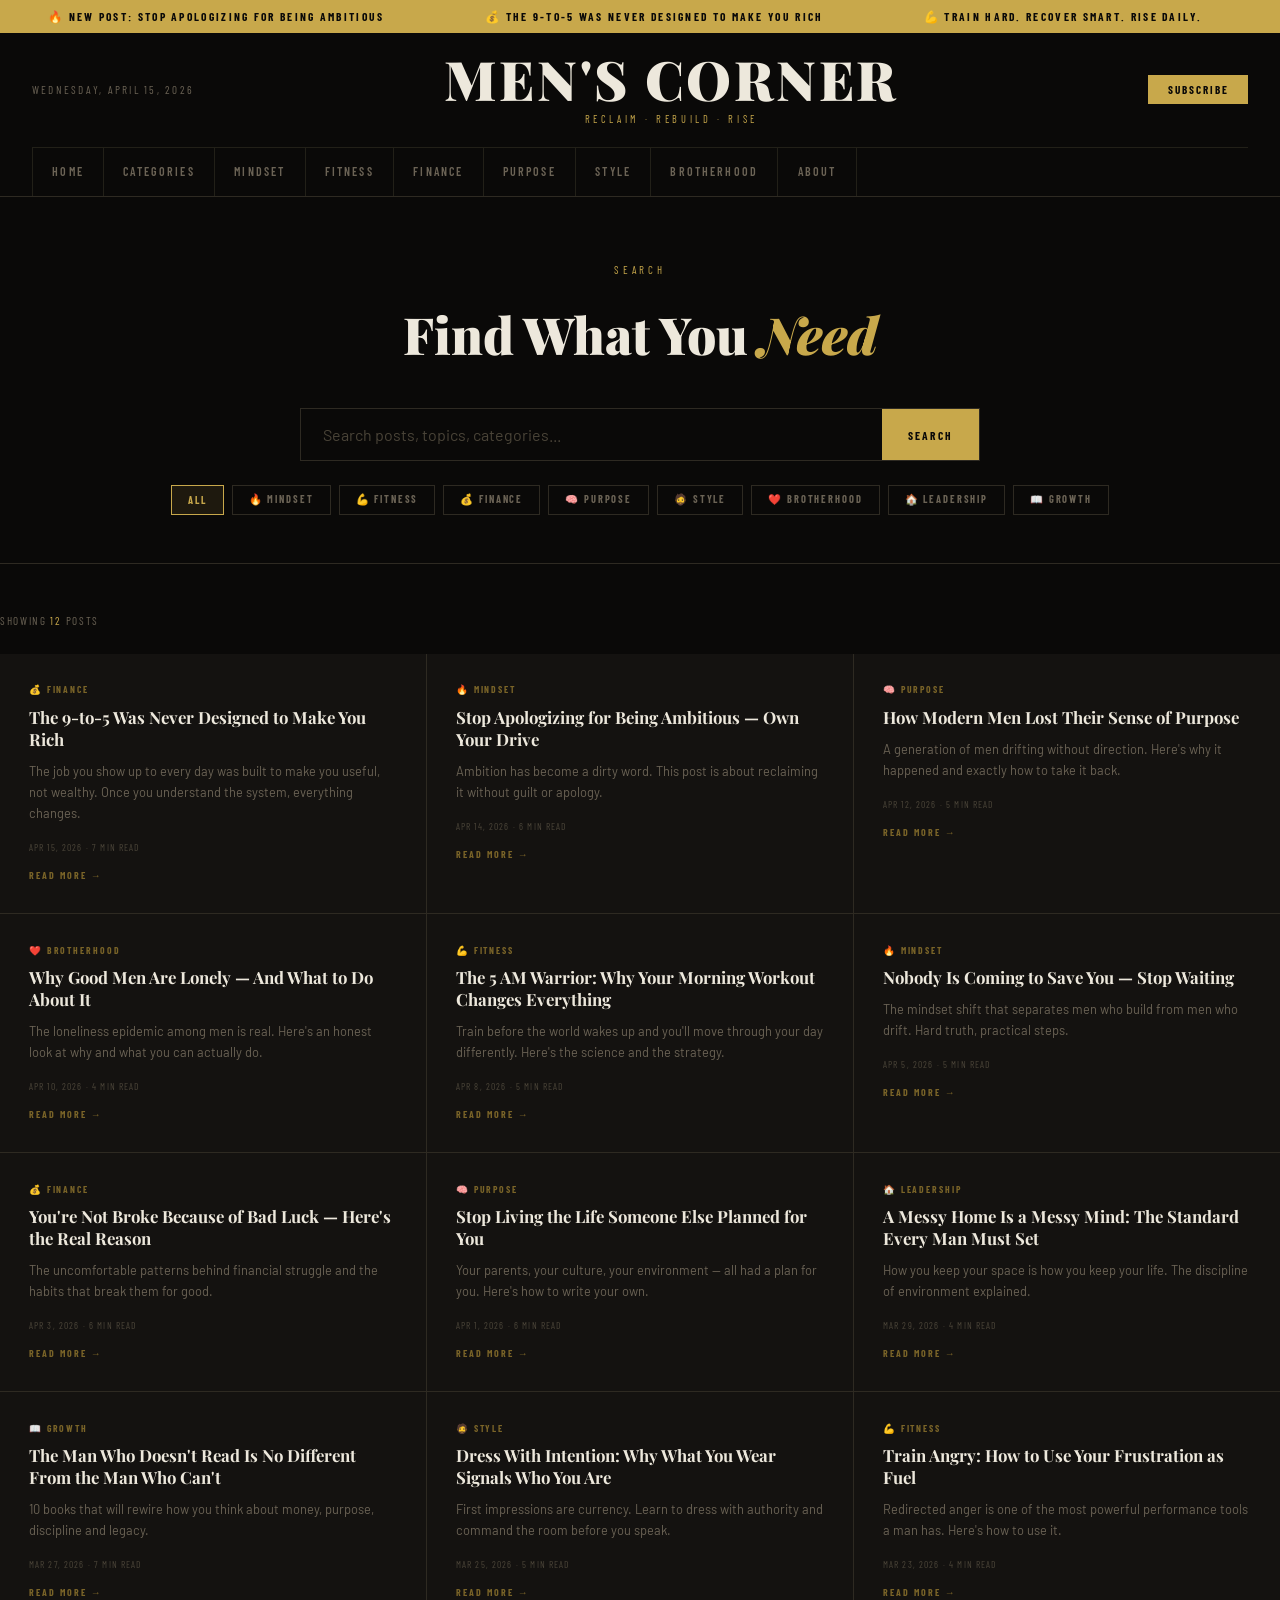
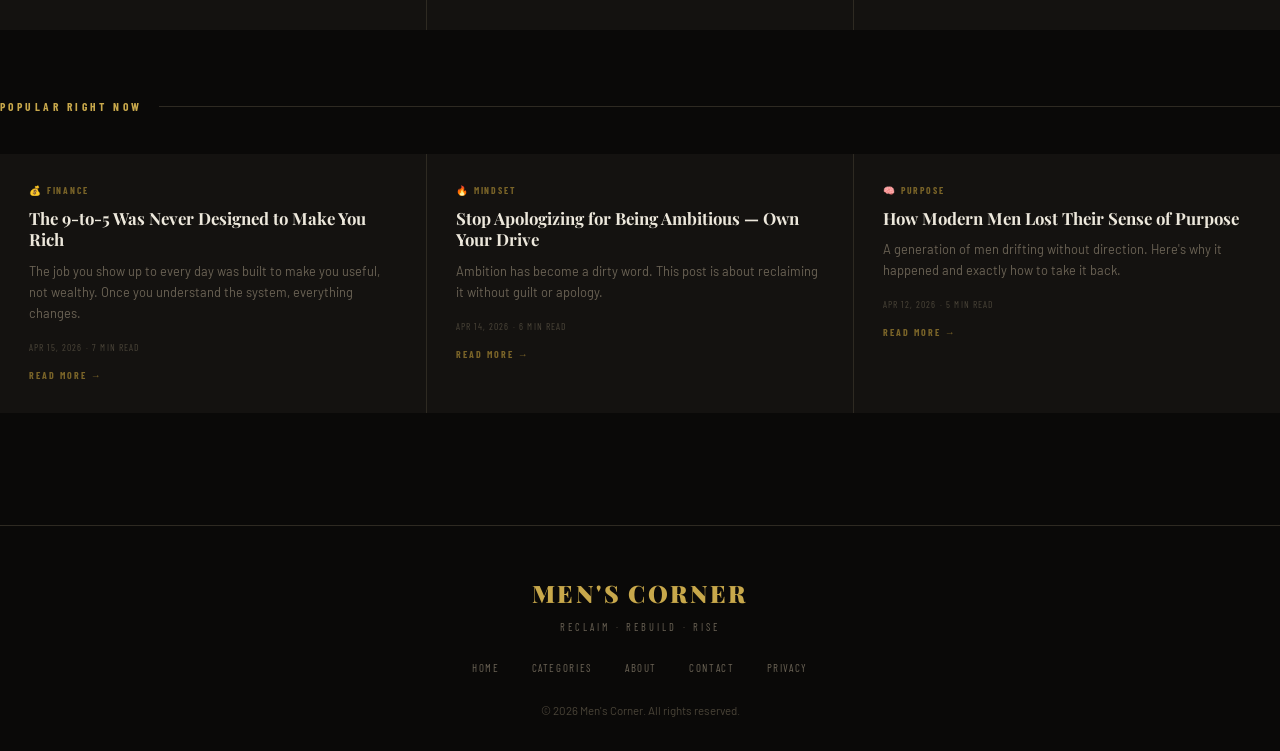
<file: search.html>
<!DOCTYPE html>
<html lang="en">
<head>
<meta charset="UTF-8"/>
<meta name="viewport" content="width=device-width, initial-scale=1.0"/>
<title>Search — Men's Corner</title>
<link href="https://fonts.googleapis.com/css2?family=Playfair+Display:ital,wght@0,700;0,900;1,700&family=Barlow+Condensed:wght@400;500;600;700&family=Barlow:wght@300;400;500&display=swap" rel="stylesheet"/>
<link rel="stylesheet" href="style.css"/>
<style>
.search-hero{padding:4rem 2rem 3rem;text-align:center;border-bottom:1px solid var(--border-light)}
.search-hero .eyebrow{font-family:var(--font-cond);font-size:0.68rem;letter-spacing:0.35em;text-transform:uppercase;color:var(--gold);margin-bottom:1rem}
.search-hero h2{font-family:var(--font-display);font-size:clamp(2rem,5vw,3.2rem);font-weight:900;color:var(--cream);margin-bottom:2rem}
.search-hero h2 em{font-style:italic;color:var(--gold)}

.search-bar{display:flex;max-width:680px;margin:0 auto;border:1px solid var(--border-light);transition:border-color .2s}
.search-bar:focus-within{border-color:var(--gold)}
.search-bar input{flex:1;background:transparent;border:none;padding:1rem 1.4rem;color:var(--cream);font-family:var(--font-body);font-size:1rem;outline:none}
.search-bar input::placeholder{color:var(--muted2)}
.search-bar button{background:var(--gold);border:none;padding:0 1.6rem;font-family:var(--font-cond);font-size:0.72rem;font-weight:700;letter-spacing:0.2em;text-transform:uppercase;color:#0a0908;cursor:pointer;transition:background .2s;white-space:nowrap}
.search-bar button:hover{background:#e0bf60}

.filter-row{display:flex;gap:0.5rem;justify-content:center;flex-wrap:wrap;margin-top:1.5rem}
.filter-btn{background:transparent;border:1px solid var(--border-light);font-family:var(--font-cond);font-size:0.65rem;font-weight:700;letter-spacing:0.18em;text-transform:uppercase;padding:0.45rem 1rem;color:var(--muted);cursor:pointer;transition:all .2s}
.filter-btn:hover,.filter-btn.active{border-color:var(--gold);color:var(--gold);background:var(--gold-glow)}

.search-container{padding:3rem 0}
.results-header{display:flex;align-items:center;justify-content:space-between;margin-bottom:1.5rem;flex-wrap:gap}
.results-count{font-family:var(--font-cond);font-size:0.7rem;letter-spacing:0.15em;text-transform:uppercase;color:var(--muted)}
.results-count span{color:var(--gold)}

.results-grid{display:grid;grid-template-columns:repeat(3,1fr);gap:1px;background:var(--border-light)}
.result-card{background:var(--card);padding:1.8rem;transition:background .25s;cursor:pointer;position:relative;overflow:hidden}
.result-card::before{content:'';position:absolute;left:0;top:0;width:2px;height:100%;background:var(--gold);transform:scaleY(0);transform-origin:bottom;transition:transform .3s}
.result-card:hover{background:var(--card-hover)}
.result-card:hover::before{transform:scaleY(1)}
.result-card .tag{font-family:var(--font-cond);font-size:0.6rem;font-weight:700;letter-spacing:0.2em;text-transform:uppercase;color:var(--gold-dim);margin-bottom:0.6rem;display:block;transition:color .2s}
.result-card:hover .tag{color:var(--gold)}
.result-card h3{font-family:var(--font-display);font-size:1.05rem;font-weight:700;color:var(--cream);line-height:1.3;margin-bottom:0.6rem}
.result-card p{font-size:0.8rem;color:var(--muted);line-height:1.65;margin-bottom:1rem}
.result-card .meta{font-family:var(--font-cond);font-size:0.6rem;color:var(--muted2);letter-spacing:0.12em;text-transform:uppercase}
.result-card .read-more{font-family:var(--font-cond);font-size:0.62rem;font-weight:700;letter-spacing:0.2em;text-transform:uppercase;color:var(--gold-dim);display:block;margin-top:0.8rem;transition:color .2s,letter-spacing .2s}
.result-card:hover .read-more{color:var(--gold);letter-spacing:0.28em}

.highlight{background:rgba(200,168,75,0.2);color:var(--gold);padding:0 2px}

.no-results{text-align:center;padding:5rem 2rem;color:var(--muted)}
.no-results .icon{font-size:3rem;margin-bottom:1rem;display:block}
.no-results h3{font-family:var(--font-display);font-size:1.4rem;color:var(--cream);margin-bottom:0.8rem}
.no-results p{font-size:0.88rem;line-height:1.7}

.popular-section{padding:2rem 0 1rem}

@keyframes fadeUp{from{opacity:0;transform:translateY(18px)}to{opacity:1;transform:translateY(0)}}
.result-card{animation:fadeUp .45s ease both}

@media(max-width:900px){.results-grid{grid-template-columns:repeat(2,1fr)}}
@media(max-width:560px){.results-grid{grid-template-columns:1fr}}
</style>
</head>
<body>

<div class="ticker">
  <div class="ticker-inner">
    <span>🔥 New Post: Stop Apologizing for Being Ambitious</span>
    <span>💰 The 9-to-5 Was Never Designed to Make You Rich</span>
    <span>💪 Train Hard. Recover Smart. Rise Daily.</span>
    <span>🧠 Know Your Purpose. Own Your Path.</span>
    <span>🔥 New Post: Stop Apologizing for Being Ambitious</span>
    <span>💰 The 9-to-5 Was Never Designed to Make You Rich</span>
    <span>💪 Train Hard. Recover Smart. Rise Daily.</span>
    <span>🧠 Know Your Purpose. Own Your Path.</span>
  </div>
</div>

<div class="masthead">
  <div class="masthead-top">
    <span class="masthead-date">Wednesday, April 15, 2026</span>
    <div class="masthead-logo">
      <h1><a href="index.html">Men's Corner</a></h1>
      <p>Reclaim · Rebuild · Rise</p>
    </div>
    <div class="masthead-actions">
      <button class="btn-sub">Subscribe</button>
    </div>
  </div>
  <nav class="nav">
    <a href="index.html">Home</a>
    <a href="categories.html">Categories</a>
    <a href="#">Mindset</a>
    <a href="#">Fitness</a>
    <a href="#">Finance</a>
    <a href="#">Purpose</a>
    <a href="#">Style</a>
    <a href="#">Brotherhood</a>
    <a href="about.html">About</a>
  </nav>
</div>

<div class="search-hero">
  <p class="eyebrow">Search</p>
  <h2>Find What You <em>Need</em></h2>
  <div class="search-bar">
    <input type="text" id="searchInput" placeholder="Search posts, topics, categories..." oninput="handleSearch(this.value)"/>
    <button onclick="handleSearch(document.getElementById('searchInput').value)">Search</button>
  </div>
  <div class="filter-row" id="filterRow">
    <button class="filter-btn active" onclick="filterBy('all',this)">All</button>
    <button class="filter-btn" onclick="filterBy('Mindset',this)">🔥 Mindset</button>
    <button class="filter-btn" onclick="filterBy('Fitness',this)">💪 Fitness</button>
    <button class="filter-btn" onclick="filterBy('Finance',this)">💰 Finance</button>
    <button class="filter-btn" onclick="filterBy('Purpose',this)">🧠 Purpose</button>
    <button class="filter-btn" onclick="filterBy('Style',this)">🧔 Style</button>
    <button class="filter-btn" onclick="filterBy('Brotherhood',this)">❤️ Brotherhood</button>
    <button class="filter-btn" onclick="filterBy('Leadership',this)">🏠 Leadership</button>
    <button class="filter-btn" onclick="filterBy('Growth',this)">📖 Growth</button>
  </div>
</div>

<div class="container search-container">
  <div class="results-header">
    <div class="results-count" id="resultsCount">Showing <span id="countNum">12</span> posts</div>
  </div>
  <div class="results-grid" id="resultsGrid"></div>
  <div id="noResults" class="no-results" style="display:none">
    <span class="icon">🔍</span>
    <h3>No posts found</h3>
    <p>Try a different search term or browse by category above.</p>
  </div>

  <div class="popular-section">
    <div class="section-label"><h2>Popular Right Now</h2></div>
  </div>
  <div class="results-grid" id="popularGrid"></div>
</div>

<footer>
  <div class="logo">Men's Corner</div>
  <div class="tagline">Reclaim · Rebuild · Rise</div>
  <nav class="foot-nav">
    <a href="index.html">Home</a>
    <a href="categories.html">Categories</a>
    <a href="about.html">About</a>
    <a href="contact.html">Contact</a>
    <a href="#">Privacy</a>
  </nav>
  <p class="copy">© 2026 Men's Corner. All rights reserved.</p>
</footer>

<script>
const posts = [
  {tag:'💰 Finance',category:'Finance',title:'The 9-to-5 Was Never Designed to Make You Rich',excerpt:'The job you show up to every day was built to make you useful, not wealthy. Once you understand the system, everything changes.',date:'Apr 15, 2026',read:'7 min',url:'post.html'},
  {tag:'🔥 Mindset',category:'Mindset',title:'Stop Apologizing for Being Ambitious — Own Your Drive',excerpt:'Ambition has become a dirty word. This post is about reclaiming it without guilt or apology.',date:'Apr 14, 2026',read:'6 min',url:'post.html'},
  {tag:'🧠 Purpose',category:'Purpose',title:'How Modern Men Lost Their Sense of Purpose',excerpt:'A generation of men drifting without direction. Here\'s why it happened and exactly how to take it back.',date:'Apr 12, 2026',read:'5 min',url:'post.html'},
  {tag:'❤️ Brotherhood',category:'Brotherhood',title:'Why Good Men Are Lonely — And What to Do About It',excerpt:'The loneliness epidemic among men is real. Here\'s an honest look at why and what you can actually do.',date:'Apr 10, 2026',read:'4 min',url:'post.html'},
  {tag:'💪 Fitness',category:'Fitness',title:'The 5 AM Warrior: Why Your Morning Workout Changes Everything',excerpt:'Train before the world wakes up and you\'ll move through your day differently. Here\'s the science and the strategy.',date:'Apr 8, 2026',read:'5 min',url:'post.html'},
  {tag:'🔥 Mindset',category:'Mindset',title:'Nobody Is Coming to Save You — Stop Waiting',excerpt:'The mindset shift that separates men who build from men who drift. Hard truth, practical steps.',date:'Apr 5, 2026',read:'5 min',url:'post.html'},
  {tag:'💰 Finance',category:'Finance',title:"You're Not Broke Because of Bad Luck — Here's the Real Reason",excerpt:'The uncomfortable patterns behind financial struggle and the habits that break them for good.',date:'Apr 3, 2026',read:'6 min',url:'post.html'},
  {tag:'🧠 Purpose',category:'Purpose',title:'Stop Living the Life Someone Else Planned for You',excerpt:'Your parents, your culture, your environment — all had a plan for you. Here\'s how to write your own.',date:'Apr 1, 2026',read:'6 min',url:'post.html'},
  {tag:'🏠 Leadership',category:'Leadership',title:"A Messy Home Is a Messy Mind: The Standard Every Man Must Set",excerpt:'How you keep your space is how you keep your life. The discipline of environment explained.',date:'Mar 29, 2026',read:'4 min',url:'post.html'},
  {tag:'📖 Growth',category:'Growth',title:"The Man Who Doesn't Read Is No Different From the Man Who Can't",excerpt:'10 books that will rewire how you think about money, purpose, discipline and legacy.',date:'Mar 27, 2026',read:'7 min',url:'post.html'},
  {tag:'🧔 Style',category:'Style',title:'Dress With Intention: Why What You Wear Signals Who You Are',excerpt:'First impressions are currency. Learn to dress with authority and command the room before you speak.',date:'Mar 25, 2026',read:'5 min',url:'post.html'},
  {tag:'💪 Fitness',category:'Fitness',title:'Train Angry: How to Use Your Frustration as Fuel',excerpt:'Redirected anger is one of the most powerful performance tools a man has. Here\'s how to use it.',date:'Mar 23, 2026',read:'4 min',url:'post.html'},
];

let currentFilter = 'all';
let currentQuery = '';

function renderCards(list, containerId, query=''){
  const grid = document.getElementById(containerId);
  if(!list.length){
    grid.innerHTML='';
    if(containerId==='resultsGrid') document.getElementById('noResults').style.display='block';
    return;
  }
  if(containerId==='resultsGrid') document.getElementById('noResults').style.display='none';
  grid.innerHTML = list.map((p,i)=>{
    const title = query ? p.title.replace(new RegExp(query,'gi'), m=>`<span class="highlight">${m}</span>`) : p.title;
    return `<div class="result-card" style="animation-delay:${i*0.07}s" onclick="location.href='${p.url}'">
      <span class="tag">${p.tag}</span>
      <h3>${title}</h3>
      <p>${p.excerpt}</p>
      <div class="meta">${p.date} · ${p.read} read</div>
      <span class="read-more">Read More →</span>
    </div>`;
  }).join('');
}

function updateCount(n){
  document.getElementById('countNum').textContent = n;
}

function filterBy(cat, btn){
  currentFilter = cat;
  document.querySelectorAll('.filter-btn').forEach(b=>b.classList.remove('active'));
  btn.classList.add('active');
  applyFilters();
}

function handleSearch(val){
  currentQuery = val.trim().toLowerCase();
  applyFilters();
}

function applyFilters(){
  let filtered = posts;
  if(currentFilter !== 'all') filtered = filtered.filter(p=>p.category===currentFilter);
  if(currentQuery) filtered = filtered.filter(p=>
    p.title.toLowerCase().includes(currentQuery) ||
    p.excerpt.toLowerCase().includes(currentQuery) ||
    p.tag.toLowerCase().includes(currentQuery)
  );
  updateCount(filtered.length);
  renderCards(filtered,'resultsGrid',currentQuery);
}

// Init
renderCards(posts,'resultsGrid');
updateCount(posts.length);
// Popular = top 3
renderCards(posts.slice(0,3),'popularGrid');
</script>
</body>
</html>
</file>
<file: style.css>
/* ── MEN'S CORNER — SHARED STYLES ── */
*,*::before,*::after{box-sizing:border-box;margin:0;padding:0}

:root{
  --bg:#0a0908;
  --surface:#111009;
  --card:#141210;
  --card-hover:#1a1610;
  --border:#222018;
  --border-light:#2e2a22;
  --gold:#c8a84b;
  --gold-dim:#7a6428;
  --gold-glow:rgba(200,168,75,0.10);
  --cream:#ede8dc;
  --muted:#6b6355;
  --muted2:#4a4438;
  --font-display:'Playfair Display',Georgia,serif;
  --font-cond:'Barlow Condensed',sans-serif;
  --font-body:'Barlow',sans-serif;
}

html{scroll-behavior:smooth}
body{background:var(--bg);color:var(--cream);font-family:var(--font-body);font-size:16px;line-height:1.6;overflow-x:hidden}
a{color:inherit;text-decoration:none}
img{display:block;width:100%;height:100%;object-fit:cover}

/* ── TICKER ── */
.ticker{background:var(--gold);color:#0a0908;font-family:var(--font-cond);font-size:0.72rem;font-weight:700;letter-spacing:0.2em;text-transform:uppercase;padding:0.45rem 0;overflow:hidden;white-space:nowrap}
.ticker-inner{display:inline-block;animation:ticker 30s linear infinite}
.ticker-inner span{margin:0 3rem}
@keyframes ticker{from{transform:translateX(0)}to{transform:translateX(-50%)}}

/* ── MASTHEAD ── */
.masthead{border-bottom:1px solid var(--border-light);padding:0 2rem}
.masthead-top{display:flex;align-items:center;justify-content:space-between;padding:1.2rem 0;border-bottom:1px solid var(--border)}
.masthead-date{font-family:var(--font-cond);font-size:0.7rem;letter-spacing:0.2em;color:var(--muted);text-transform:uppercase}
.masthead-logo{text-align:center}
.masthead-logo h1{font-family:var(--font-display);font-size:clamp(1.8rem,5vw,3.4rem);font-weight:900;letter-spacing:0.05em;text-transform:uppercase;color:var(--cream);line-height:1}
.masthead-logo a{color:inherit}
.masthead-logo p{font-family:var(--font-cond);font-size:0.65rem;letter-spacing:0.35em;color:var(--gold);text-transform:uppercase;margin-top:0.3rem}
.masthead-actions{display:flex;gap:1rem;align-items:center}
.btn-sub{background:var(--gold);color:#0a0908;font-family:var(--font-cond);font-size:0.7rem;font-weight:700;letter-spacing:0.18em;text-transform:uppercase;padding:0.5rem 1.2rem;border:none;cursor:pointer;transition:background .2s}
.btn-sub:hover{background:#e0bf60}

/* ── NAV ── */
.nav{display:flex;align-items:center;overflow-x:auto;scrollbar-width:none}
.nav::-webkit-scrollbar{display:none}
.nav a{font-family:var(--font-cond);font-size:0.75rem;font-weight:600;letter-spacing:0.18em;text-transform:uppercase;color:var(--muted);padding:0.9rem 1.2rem;border-right:1px solid var(--border);white-space:nowrap;transition:color .2s,background .2s;display:block}
.nav a:first-child{border-left:1px solid var(--border)}
.nav a:hover,.nav a.active{color:var(--gold);background:var(--gold-glow)}

/* ── CONTAINER ── */
.container{max-width:1280px;margin:0 auto;padding:0 2rem}

/* ── SECTION LABEL ── */
.section-label{display:flex;align-items:center;gap:1rem;padding:2.2rem 0 1.4rem}
.section-label h2{font-family:var(--font-cond);font-size:0.72rem;font-weight:700;letter-spacing:0.3em;text-transform:uppercase;color:var(--gold);white-space:nowrap}
.section-label::after{content:'';flex:1;height:1px;background:var(--border-light)}

/* ── FOOTER ── */
footer{border-top:1px solid var(--border-light);padding:3rem 2rem 2rem;text-align:center;margin-top:4rem}
footer .logo{font-family:var(--font-display);font-size:1.5rem;font-weight:900;color:var(--gold);letter-spacing:0.1em;text-transform:uppercase;margin-bottom:0.4rem}
footer .tagline{font-family:var(--font-cond);font-size:0.65rem;letter-spacing:0.3em;text-transform:uppercase;color:var(--muted);margin-bottom:1.5rem}
footer .foot-nav{display:flex;justify-content:center;gap:2rem;margin-bottom:1.5rem;flex-wrap:wrap}
footer .foot-nav a{font-family:var(--font-cond);font-size:0.68rem;letter-spacing:0.15em;text-transform:uppercase;color:var(--muted);transition:color .2s}
footer .foot-nav a:hover{color:var(--gold)}
footer .copy{font-size:0.72rem;color:var(--muted2)}

/* ── ANIMATIONS ── */
@keyframes fadeUp{from{opacity:0;transform:translateY(22px)}to{opacity:1;transform:translateY(0)}}
@keyframes fadeIn{from{opacity:0}to{opacity:1}}

/* ── RESPONSIVE ── */
@media(max-width:768px){
  .masthead{padding:0 1rem}
  .masthead-top{flex-direction:column;gap:1rem;text-align:center}
  .container{padding:0 1rem}
}
</file>
